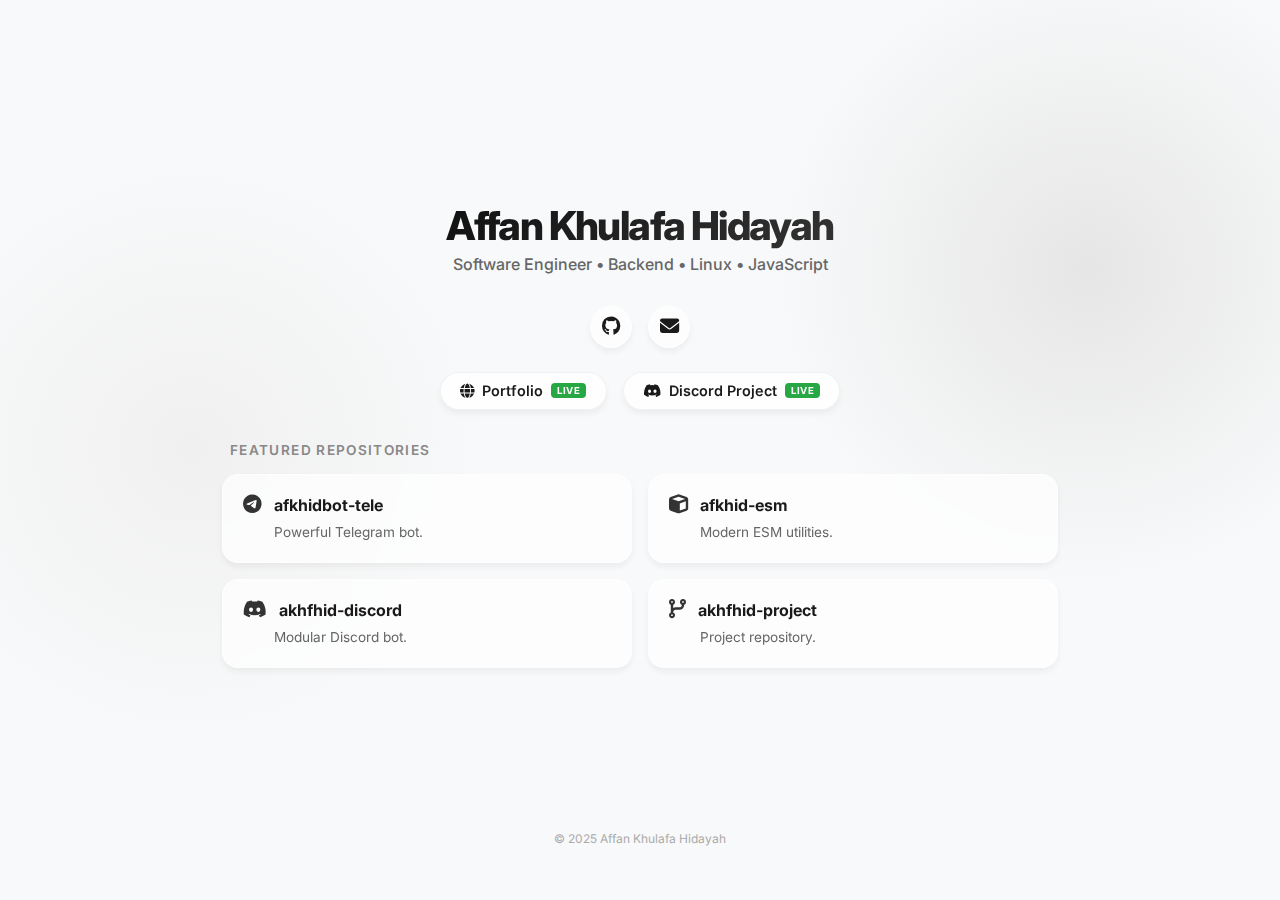
<file: index.html>
<!DOCTYPE html>
<html lang="en">

<head>
    <meta charset="UTF-8">
    <meta name="viewport" content="width=device-width, initial-scale=1.0">
    <title>Affan Khulafa Hidayah | Software Engineer</title>
    <link rel="stylesheet" href="style.css">
    <link rel="preconnect" href="https://fonts.googleapis.com">
    <link rel="preconnect" href="https://fonts.gstatic.com" crossorigin>
    <link href="https://fonts.googleapis.com/css2?family=Inter:wght@400;500;600;700&display=swap" rel="stylesheet">
    <link rel="stylesheet" href="https://cdnjs.cloudflare.com/ajax/libs/font-awesome/6.4.0/css/all.min.css">
</head>

<body>
    <div class="background-mesh"></div>
    <div class="main-wrapper">
        <div class="container">
            <header>
                <h1>Affan Khulafa Hidayah</h1>
                <p class="subtitle">Software Engineer • Backend • Linux • JavaScript</p>

                <div class="links-container">
                    <div class="social-links">
                        <a href="https://github.com/akhfhid" target="_blank" class="social-btn" title="GitHub">
                            <i class="fab fa-github"></i>
                        </a>
                        <a href="mailto:neoaffan2@gmail.com" class="social-btn" title="Email">
                            <i class="fas fa-envelope"></i>
                        </a>
                    </div>

                    <div class="website-links">
                        <a href="https://akhfhid.my.id" target="_blank" class="website-btn">
                            <i class="fas fa-globe"></i> Portfolio
                            <span class="live-badge">LIVE</span>
                        </a>
                        <a href="https://discord.akhfhid.my.id" target="_blank" class="website-btn">
                            <i class="fab fa-discord"></i> Discord Project
                            <span class="live-badge">LIVE</span>
                        </a>
                    </div>
                </div>
            </header>

            <section class="projects-section">
                <h2 class="section-title">Featured Repositories</h2>
                <div class="project-grid">
                    <a href="https://github.com/akhfhid/afkhidbot-tele" target="_blank" class="project-card">
                        <div class="card-header">
                            <i class="fab fa-telegram project-icon"></i>
                            <span class="project-name">afkhidbot-tele</span>
                        </div>
                        <div class="project-desc">Powerful Telegram bot.</div>
                    </a>

                    <a href="https://github.com/akhfhid/afkhid-esm" target="_blank" class="project-card">
                        <div class="card-header">
                            <i class="fas fa-cube project-icon"></i>
                            <span class="project-name">afkhid-esm</span>
                        </div>
                        <div class="project-desc">Modern ESM utilities.</div>
                    </a>

                    <a href="https://github.com/akhfhid/akhfhid-discord" target="_blank" class="project-card">
                        <div class="card-header">
                            <i class="fab fa-discord project-icon"></i>
                            <span class="project-name">akhfhid-discord</span>
                        </div>
                        <div class="project-desc">Modular Discord bot.</div>
                    </a>

                    <a href="https://github.com/akhfhid/akhfhid-project" target="_blank" class="project-card">
                        <div class="card-header">
                            <i class="fas fa-code-branch project-icon"></i>
                            <span class="project-name">akhfhid-project</span>
                        </div>
                        <div class="project-desc">Project repository.</div>
                    </a>
                </div>
            </section>
        </div>

        <footer>
            <p>&copy; 2025 Affan Khulafa Hidayah</p>
        </footer>
    </div>
</body>

</html>
</file>
<file: style.css>
/* Global Styles */
:root {
    --bg-color: #ffffff;
    --text-color: #1a1a1a;
    --accent-color: #666666;
    --card-bg: rgba(255, 255, 255, 0.7);
    --hover-bg: rgba(255, 255, 255, 0.9);
    --font-main: 'Inter', sans-serif;
    --glass-border: 1px solid rgba(255, 255, 255, 0.5);
    --shadow-sm: 0 4px 6px rgba(0, 0, 0, 0.05);
}

* {
    margin: 0;
    padding: 0;
    box-sizing: border-box;
}

body {
    font-family: var(--font-main);
    background-color: #f8f9fa;
    color: var(--text-color);
    height: 100vh;
    overflow: hidden;
    /* Prevent scrolling on desktop */
    display: flex;
    align-items: center;
    justify-content: center;
    position: relative;
}

/* Background Mesh Gradient */
.background-mesh {
    position: absolute;
    top: 0;
    left: 0;
    width: 100%;
    height: 100%;
    background:
        radial-gradient(circle at 15% 50%, rgba(240, 240, 240, 1) 0%, transparent 25%),
        radial-gradient(circle at 85% 30%, rgba(230, 230, 230, 1) 0%, transparent 25%);
    z-index: -1;
}

.main-wrapper {
    width: 100%;
    max-width: 900px;
    padding: 2rem;
    display: flex;
    flex-direction: column;
    justify-content: space-between;
    height: 95vh;
    /* Occupy most of the viewport height */
}

.container {
    flex: 1;
    display: flex;
    flex-direction: column;
    justify-content: center;
    gap: 2rem;
}

/* Header Section */
header {
    text-align: center;
}

h1 {
    font-size: 2.5rem;
    font-weight: 800;
    margin-bottom: 0.25rem;
    letter-spacing: -0.04em;
    background: linear-gradient(135deg, #000000 0%, #444444 100%);
    -webkit-background-clip: text;
    -webkit-text-fill-color: transparent;
}

.subtitle {
    font-size: 1rem;
    color: var(--accent-color);
    font-weight: 500;
    margin-bottom: 2rem;
}

/* Links Container */
.links-container {
    display: flex;
    flex-direction: column;
    align-items: center;
    gap: 1.5rem;
}

/* Social Links */
.social-links {
    display: flex;
    justify-content: center;
    gap: 1rem;
}

.social-btn {
    text-decoration: none;
    color: var(--text-color);
    font-size: 1.2rem;
    width: 42px;
    height: 42px;
    display: flex;
    align-items: center;
    justify-content: center;
    border-radius: 50%;
    background-color: var(--card-bg);
    backdrop-filter: blur(10px);
    border: var(--glass-border);
    box-shadow: var(--shadow-sm);
    transition: all 0.3s cubic-bezier(0.4, 0, 0.2, 1);
}

.social-btn:hover {
    background-color: #000;
    color: #fff;
    transform: translateY(-3px);
    box-shadow: 0 8px 15px rgba(0, 0, 0, 0.1);
}

/* Website Links */
.website-links {
    display: flex;
    gap: 1rem;
    flex-wrap: wrap;
    justify-content: center;
}

.website-btn {
    text-decoration: none;
    color: var(--text-color);
    font-size: 0.9rem;
    font-weight: 600;
    padding: 0.6rem 1.2rem;
    border-radius: 50px;
    /* Pill shape */
    background-color: rgba(255, 255, 255, 0.8);
    backdrop-filter: blur(10px);
    border: 1px solid rgba(0, 0, 0, 0.05);
    box-shadow: var(--shadow-sm);
    display: flex;
    align-items: center;
    gap: 0.5rem;
    transition: all 0.3s ease;
    position: relative;
    overflow: hidden;
}

.website-btn:hover {
    background-color: #fff;
    transform: translateY(-2px);
    box-shadow: 0 6px 12px rgba(0, 0, 0, 0.08);
    border-color: rgba(0, 0, 0, 0.1);
}

.live-badge {
    font-size: 0.6rem;
    font-weight: 700;
    background-color: #28a745;
    color: white;
    padding: 2px 6px;
    border-radius: 4px;
    letter-spacing: 0.5px;
}

/* Featured Projects Section */
.projects-section {
    width: 100%;
}

.section-title {
    font-size: 0.85rem;
    text-transform: uppercase;
    letter-spacing: 0.1em;
    color: #888;
    margin-bottom: 1rem;
    font-weight: 600;
    text-align: left;
    padding-left: 0.5rem;
}

.project-grid {
    display: grid;
    grid-template-columns: repeat(2, 1fr);
    gap: 1rem;
}

.project-card {
    background-color: var(--card-bg);
    backdrop-filter: blur(10px);
    padding: 1.25rem;
    border-radius: 16px;
    text-decoration: none;
    color: var(--text-color);
    transition: all 0.3s ease;
    border: var(--glass-border);
    box-shadow: var(--shadow-sm);
}

.project-card:hover {
    background-color: var(--hover-bg);
    transform: translateY(-4px);
    box-shadow: 0 10px 20px rgba(0, 0, 0, 0.08);
    border-color: rgba(0, 0, 0, 0.1);
}

.card-header {
    display: flex;
    align-items: center;
    gap: 0.75rem;
    margin-bottom: 0.5rem;
}

.project-icon {
    font-size: 1.2rem;
    color: #333;
}

.project-name {
    font-weight: 700;
    font-size: 1rem;
}

.project-desc {
    font-size: 0.85rem;
    color: var(--accent-color);
    margin-left: 1.95rem;
    line-height: 1.4;
}

/* Footer */
footer {
    text-align: center;
    font-size: 0.75rem;
    color: #aaa;
    margin-top: 1rem;
}

/* Responsive Adjustments */
@media (max-width: 600px) {
    body {
        height: auto;
        overflow-y: auto;
        padding: 1rem 0;
    }

    .main-wrapper {
        height: auto;
        padding: 1rem;
    }

    .container {
        gap: 2.5rem;
    }

    h1 {
        font-size: 2rem;
    }

    .website-links {
        flex-direction: column;
        width: 100%;
    }

    .website-btn {
        width: 100%;
        justify-content: center;
    }

    .project-grid {
        grid-template-columns: 1fr;
    }
}
</file>
